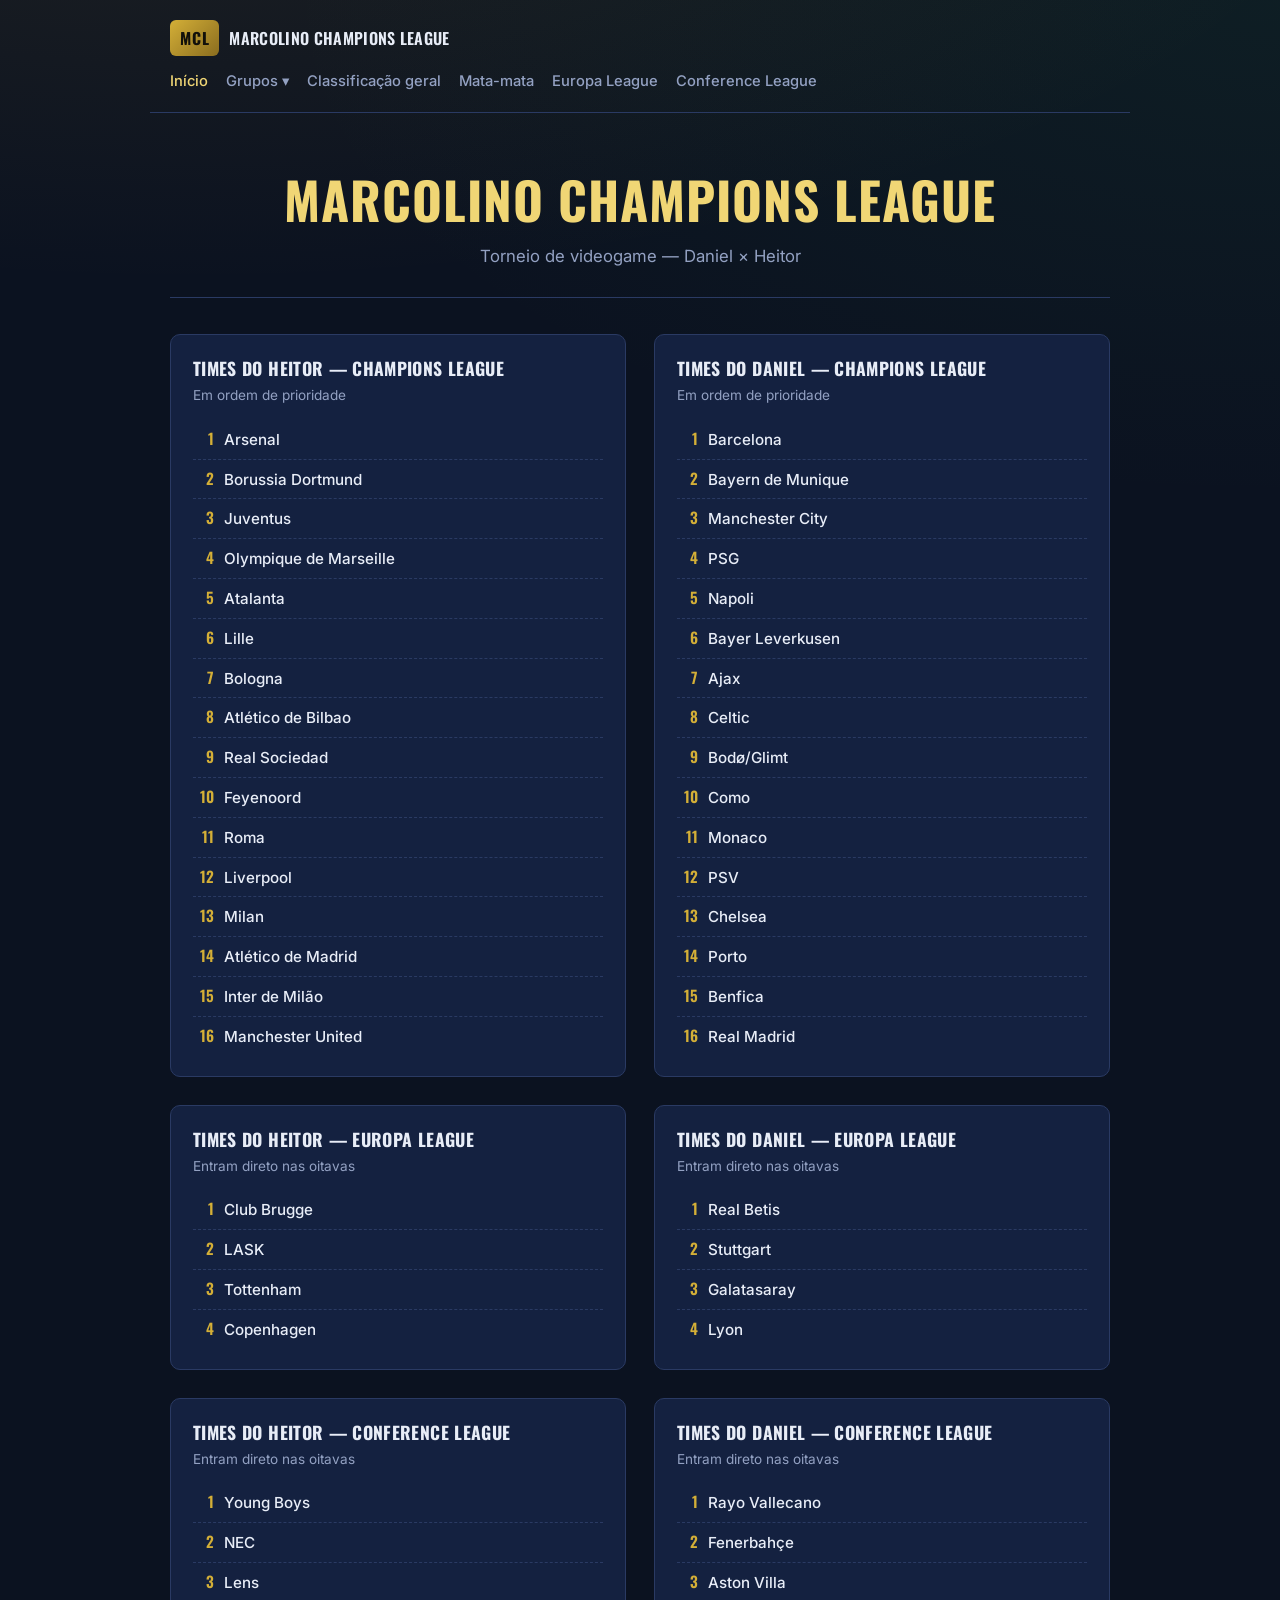
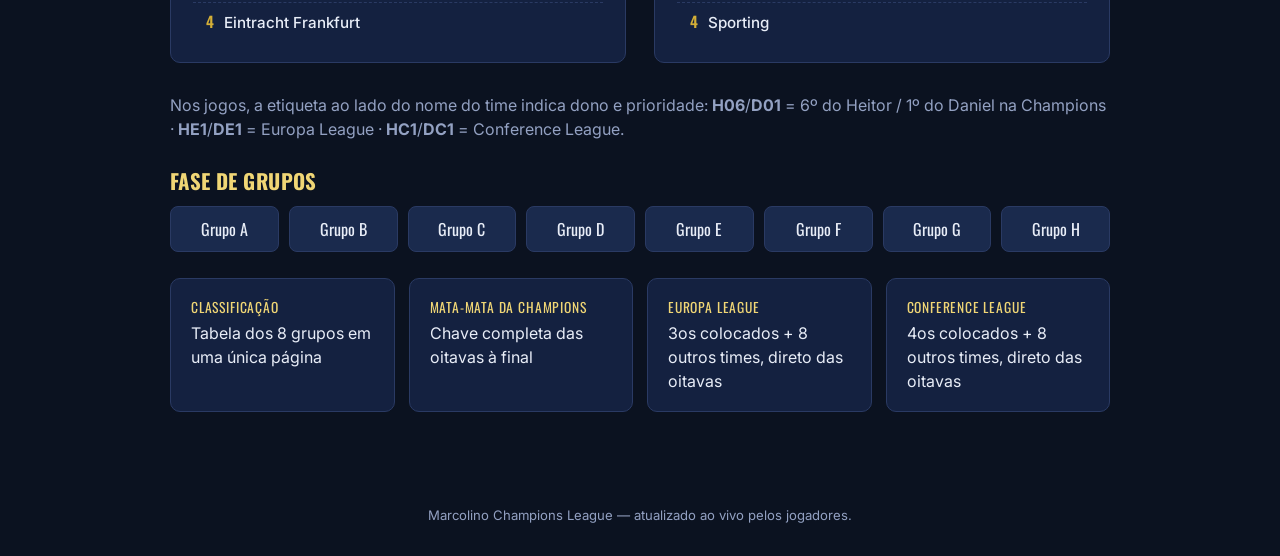
<file: index.html>
<!DOCTYPE html>
<html lang="pt-BR">
<head>
<meta charset="UTF-8">
<meta name="viewport" content="width=device-width, initial-scale=1.0">
<title>Marcolino Champions League</title>
<meta name="description" content="Tabela e resultados da Marcolino Champions League — torneio de videogame entre Daniel e Heitor.">
<link rel="preconnect" href="https://fonts.googleapis.com">
<link href="https://fonts.googleapis.com/css2?family=Oswald:wght@500;600;700&family=Inter:wght@400;500;600;700&display=swap" rel="stylesheet">
<link rel="stylesheet" href="css/style.css">
</head>
<body>
<div id="nav-slot"></div>

<div class="wrap">
  <section class="hero">
    <h1>Marcolino Champions League</h1>
    <p>Torneio de videogame — Daniel &times; Heitor</p>
  </section>

  <div id="roster-slot"></div>
  <p class="page-sub" style="margin-top:-10px;">Nos jogos, a etiqueta ao lado do nome do time indica dono e prioridade: <strong>H06</strong>/<strong>D01</strong> = 6º do Heitor / 1º do Daniel na Champions · <strong>HE1</strong>/<strong>DE1</strong> = Europa League · <strong>HC1</strong>/<strong>DC1</strong> = Conference League.</p>

  <h2 class="page-title" style="margin-top:0;font-size:1.3rem;">Fase de grupos</h2>
  <div class="groups-grid" id="groups-slot"></div>

  <div class="section-links" style="margin-top:26px;">
    <a class="section-link" href="classificacao.html">
      <span class="label">Classificação</span>
      Tabela dos 8 grupos em uma única página
    </a>
    <a class="section-link" href="mata-mata.html">
      <span class="label">Mata-mata da Champions</span>
      Chave completa das oitavas à final
    </a>
    <a class="section-link" href="europa.html">
      <span class="label">Europa League</span>
      3os colocados + 8 outros times, direto das oitavas
    </a>
    <a class="section-link" href="conference.html">
      <span class="label">Conference League</span>
      4os colocados + 8 outros times, direto das oitavas
    </a>
  </div>
</div>

<footer class="site-footer">Marcolino Champions League — atualizado ao vivo pelos jogadores.</footer>

<script src="js/data.js"></script>
<script src="js/fixtures.js"></script>
<script src="js/logic.js"></script>
<script src="js/config.js"></script>
<script src="js/api.js"></script>
<script src="js/ui.js"></script>
<script src="js/render-index.js"></script>
</body>
</html>
</file>
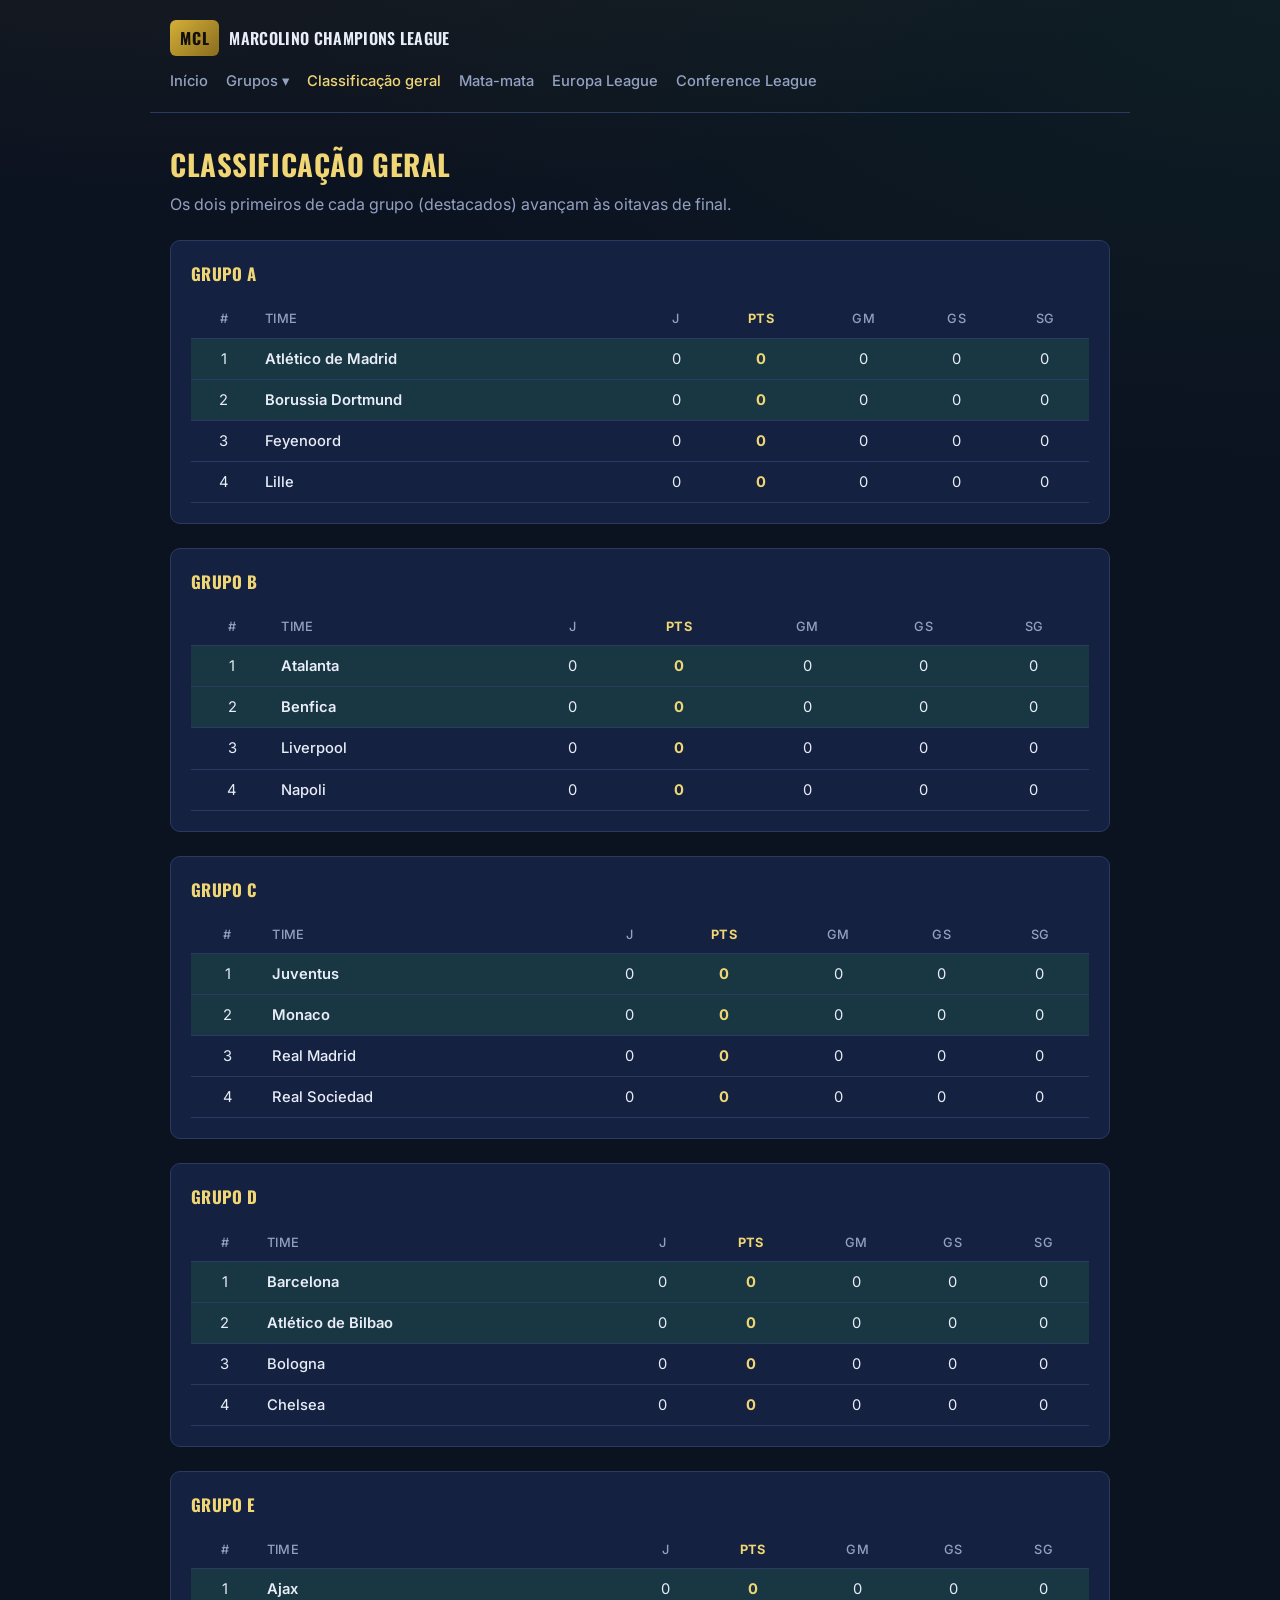
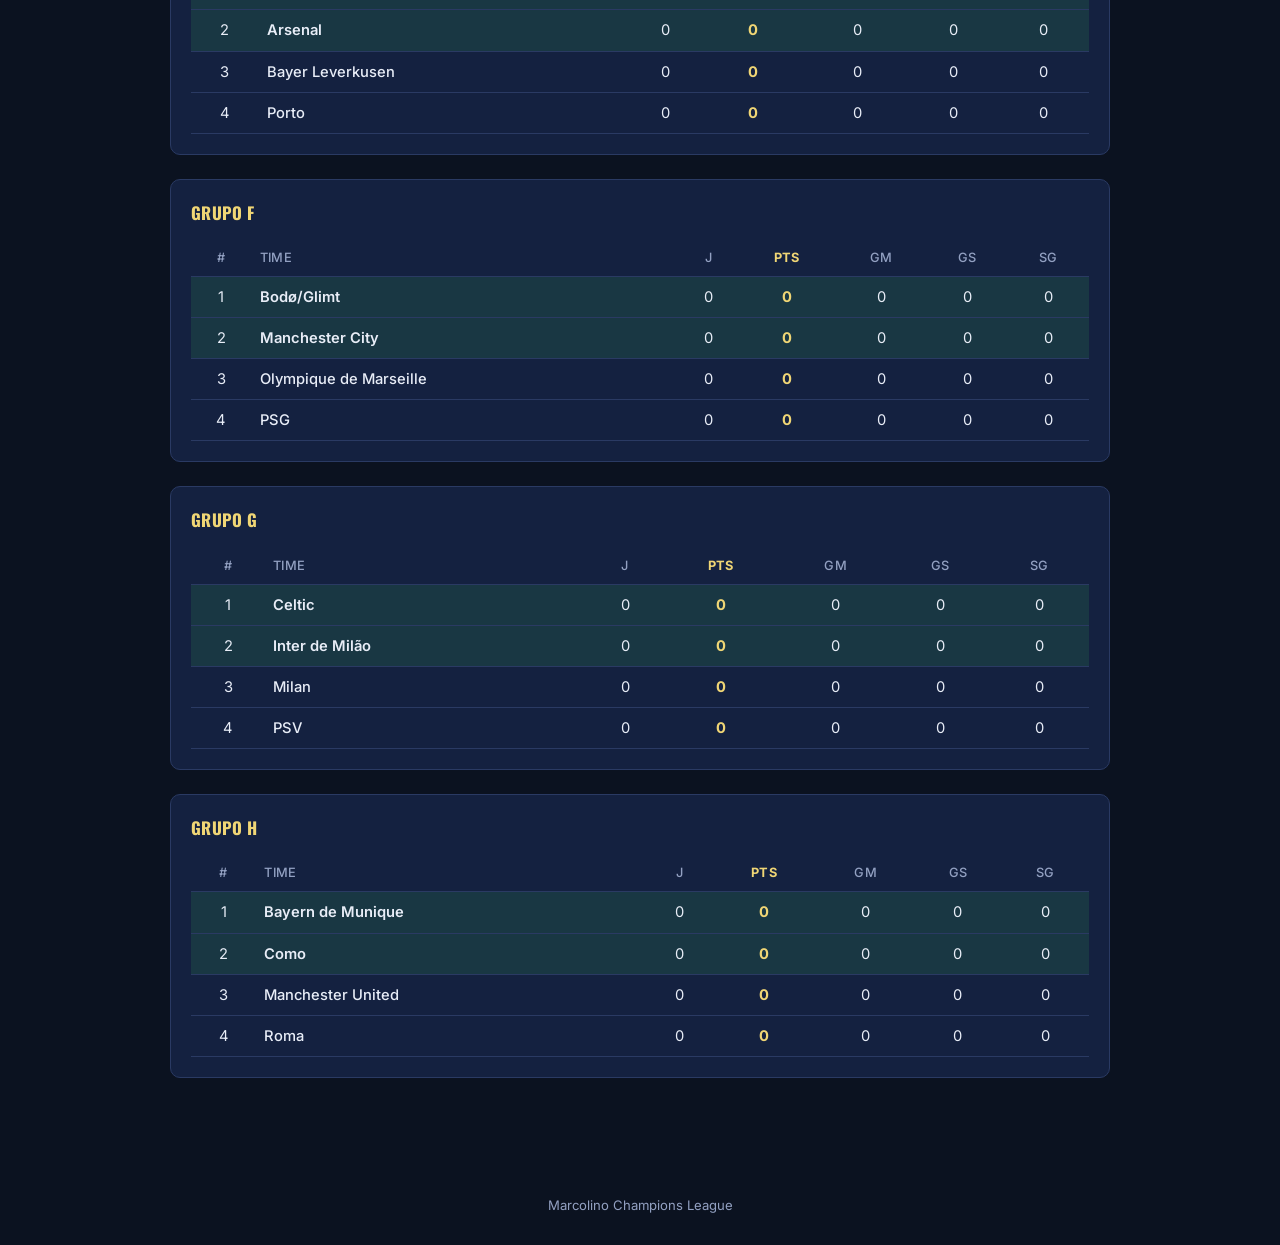
<file: classificacao.html>
<!DOCTYPE html>
<html lang="pt-BR">
<head>
<meta charset="UTF-8">
<meta name="viewport" content="width=device-width, initial-scale=1.0">
<title>Classificação geral — Marcolino Champions League</title>
<link rel="preconnect" href="https://fonts.googleapis.com">
<link href="https://fonts.googleapis.com/css2?family=Oswald:wght@500;600;700&family=Inter:wght@400;500;600;700&display=swap" rel="stylesheet">
<link rel="stylesheet" href="css/style.css">
</head>
<body>
<div id="nav-slot"></div>
<div class="wrap">
  <h1 class="page-title">Classificação geral</h1>
  <p class="page-sub">Os dois primeiros de cada grupo (destacados) avançam às oitavas de final.</p>
  <div id="all-standings-slot"></div>
</div>
<footer class="site-footer">Marcolino Champions League</footer>

<script src="js/data.js"></script>
<script src="js/fixtures.js"></script>
<script src="js/logic.js"></script>
<script src="js/config.js"></script>
<script src="js/api.js"></script>
<script src="js/ui.js"></script>
<script src="js/render-classificacao.js"></script>
</body>
</html>
</file>
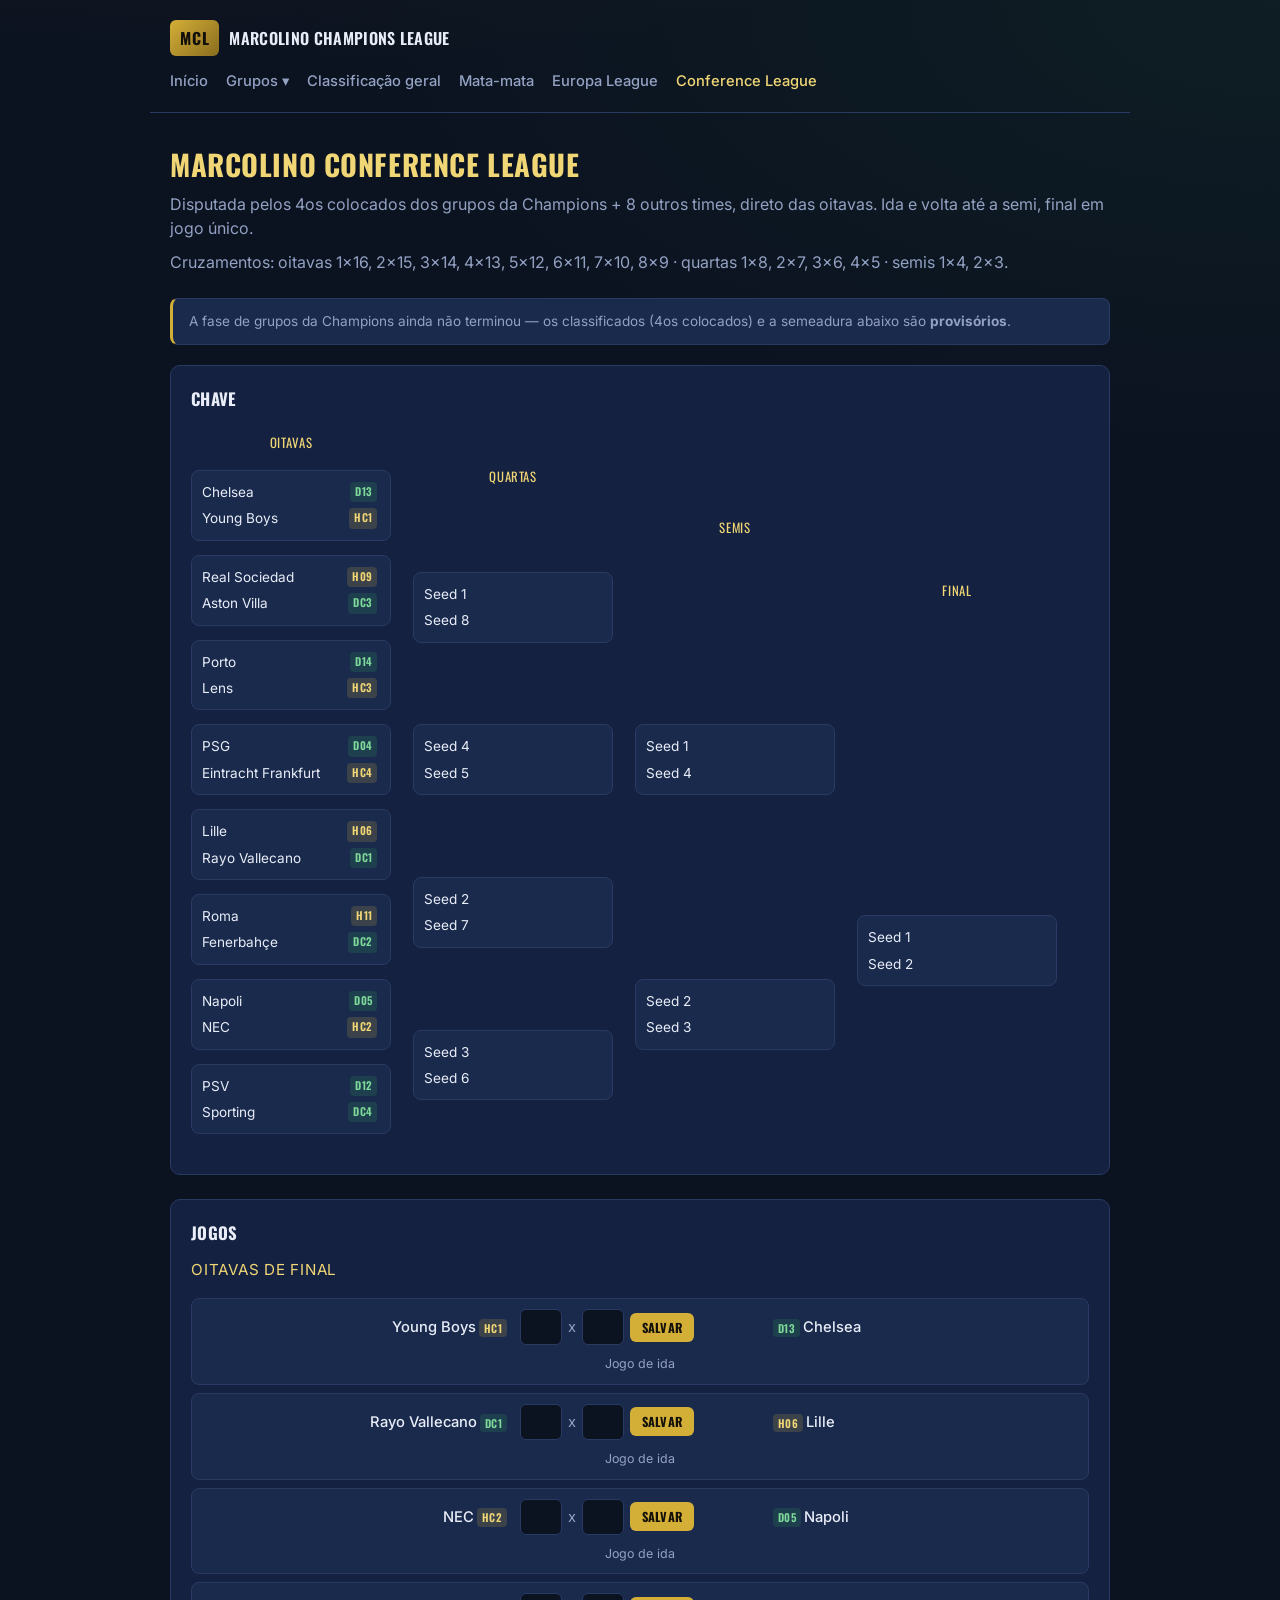
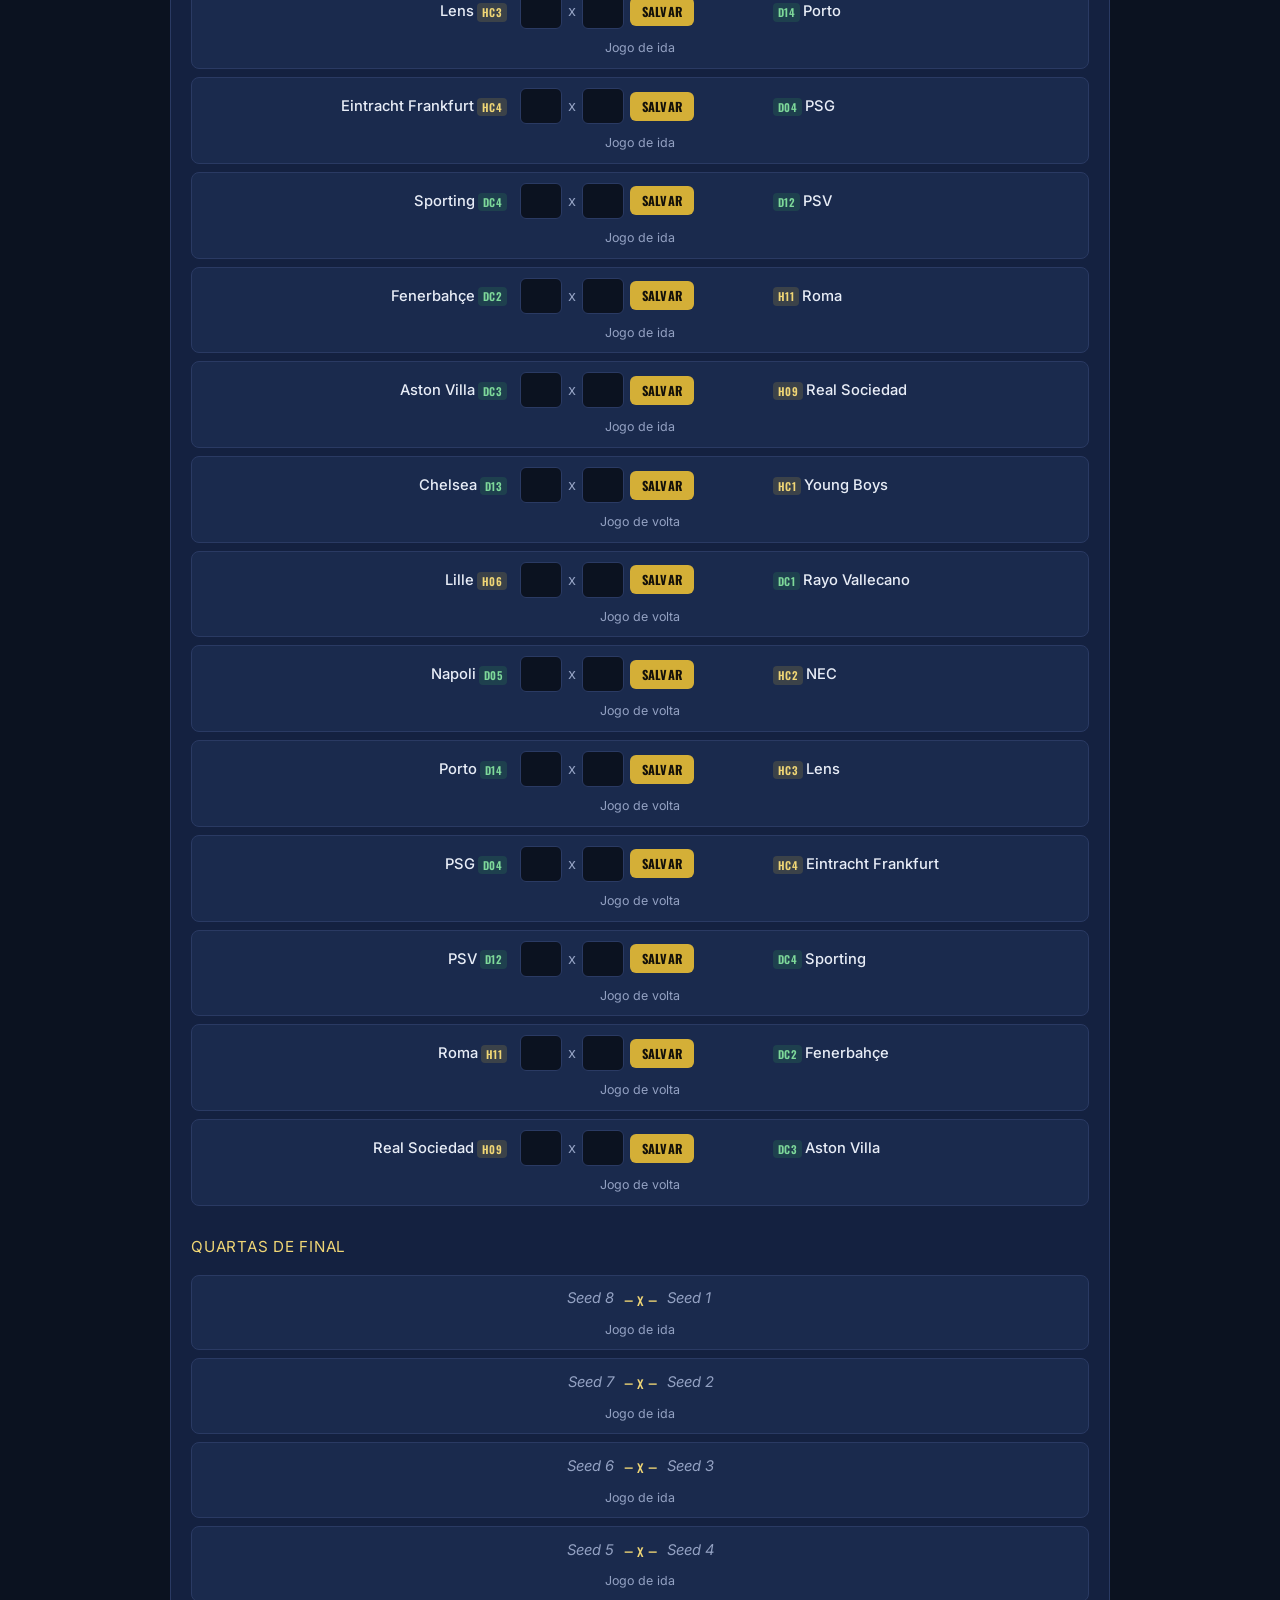
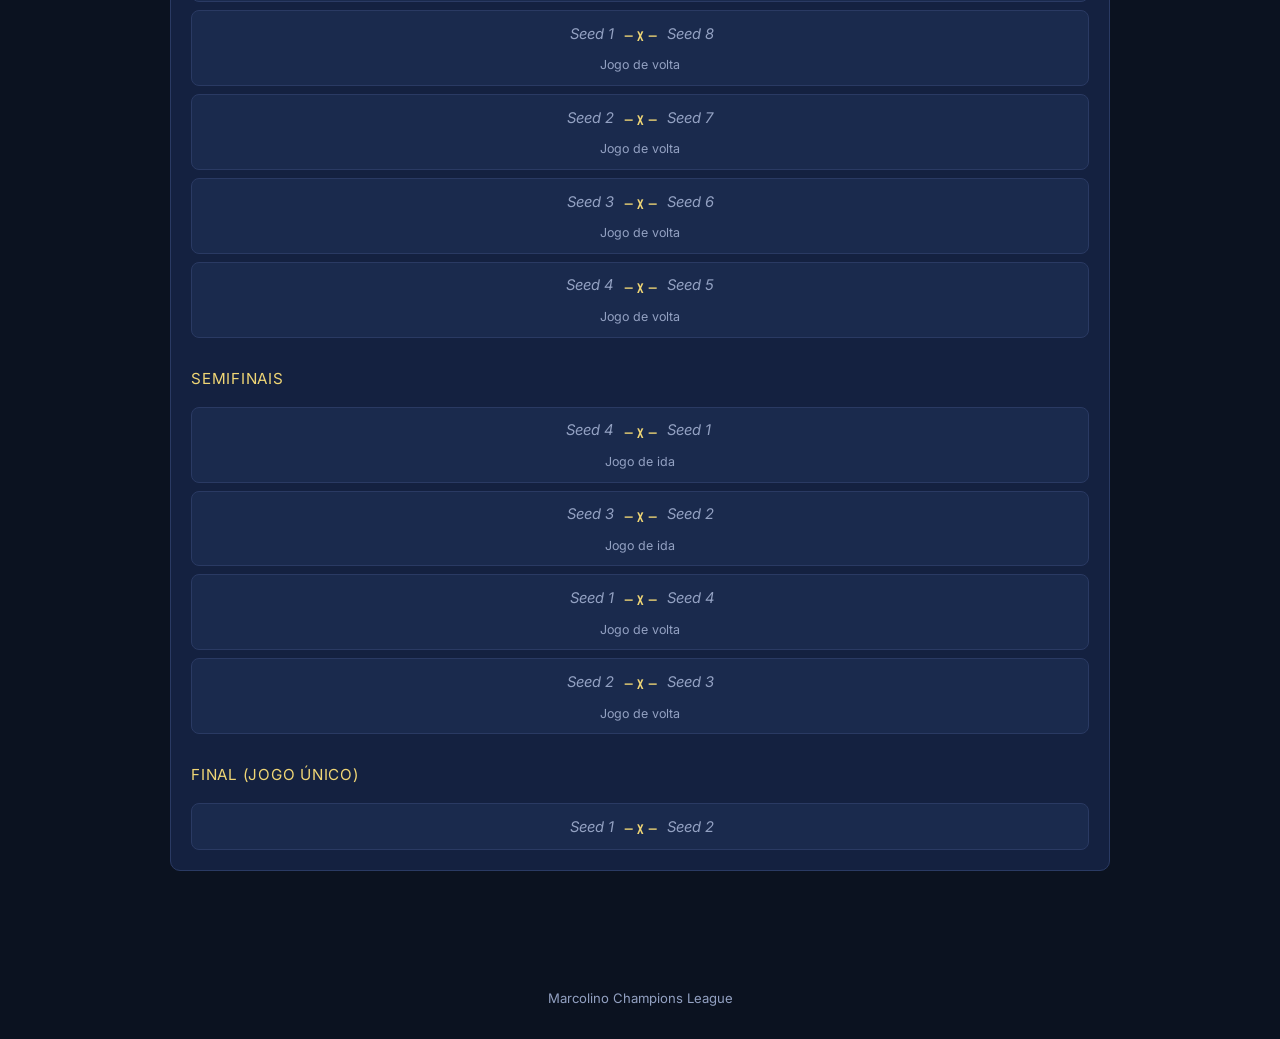
<file: conference.html>
<!DOCTYPE html>
<html lang="pt-BR">
<head>
<meta charset="UTF-8">
<meta name="viewport" content="width=device-width, initial-scale=1.0">
<title>Conference League — Marcolino Champions League</title>
<link rel="preconnect" href="https://fonts.googleapis.com">
<link href="https://fonts.googleapis.com/css2?family=Oswald:wght@500;600;700&family=Inter:wght@400;500;600;700&display=swap" rel="stylesheet">
<link rel="stylesheet" href="css/style.css">
</head>
<body>
<div id="nav-slot"></div>
<div class="wrap">
  <h1 class="page-title">Marcolino Conference League</h1>
  <p class="page-sub">Disputada pelos 4os colocados dos grupos da Champions + 8 outros times, direto das oitavas. Ida e volta até a semi, final em jogo único.</p>
  <p class="page-sub" style="margin-top:-14px;">Cruzamentos: oitavas 1x16, 2x15, 3x14, 4x13, 5x12, 6x11, 7x10, 8x9 · quartas 1x8, 2x7, 3x6, 4x5 · semis 1x4, 2x3.</p>
  <div id="status-slot"></div>

  <div class="panel">
    <h3>Chave</h3>
    <div id="bracket-slot" class="bracket"></div>
  </div>

  <div class="panel">
    <h3>Jogos</h3>
    <div id="matches-slot" class="match-list"></div>
  </div>
</div>
<footer class="site-footer">Marcolino Champions League</footer>

<script src="js/data.js"></script>
<script src="js/fixtures.js"></script>
<script src="js/logic.js"></script>
<script src="js/config.js"></script>
<script src="js/api.js"></script>
<script src="js/ui.js"></script>
<script src="js/knockout-common.js"></script>
<script src="js/render-conference.js"></script>
</body>
</html>
</file>
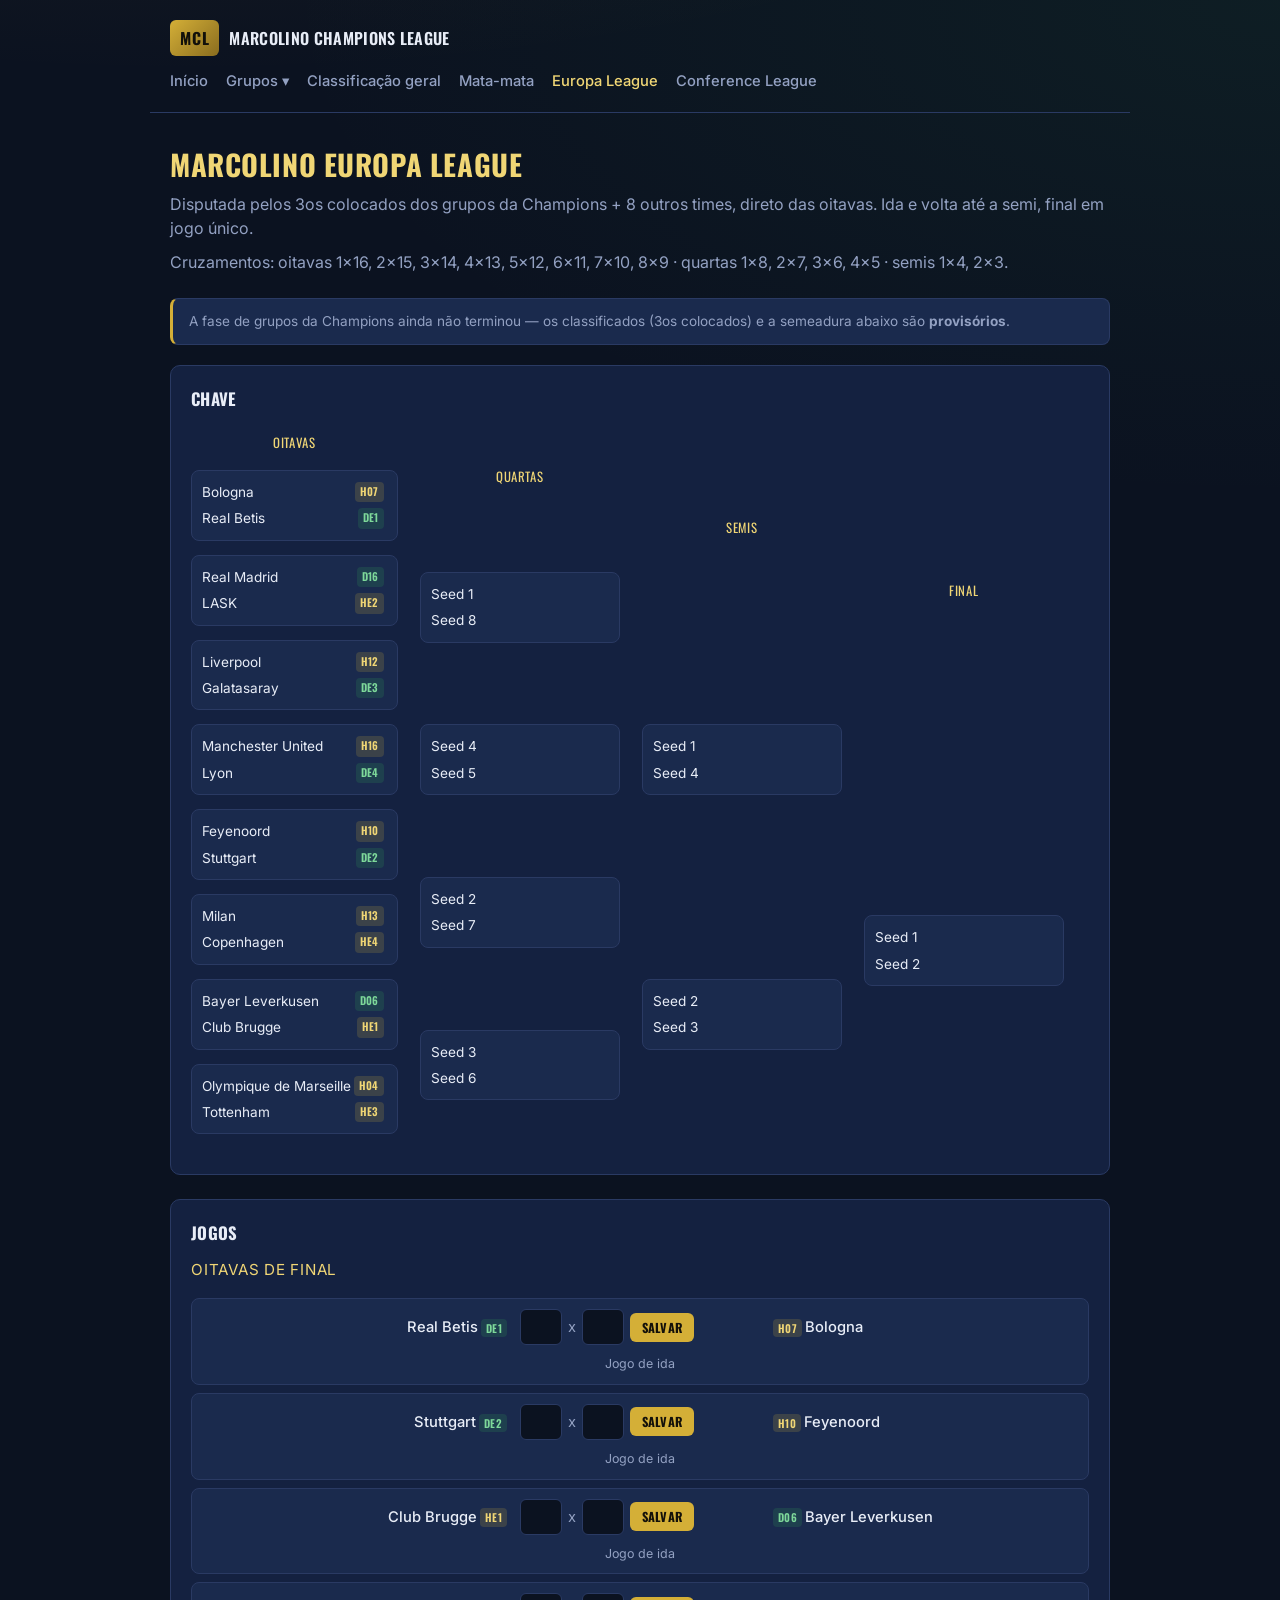
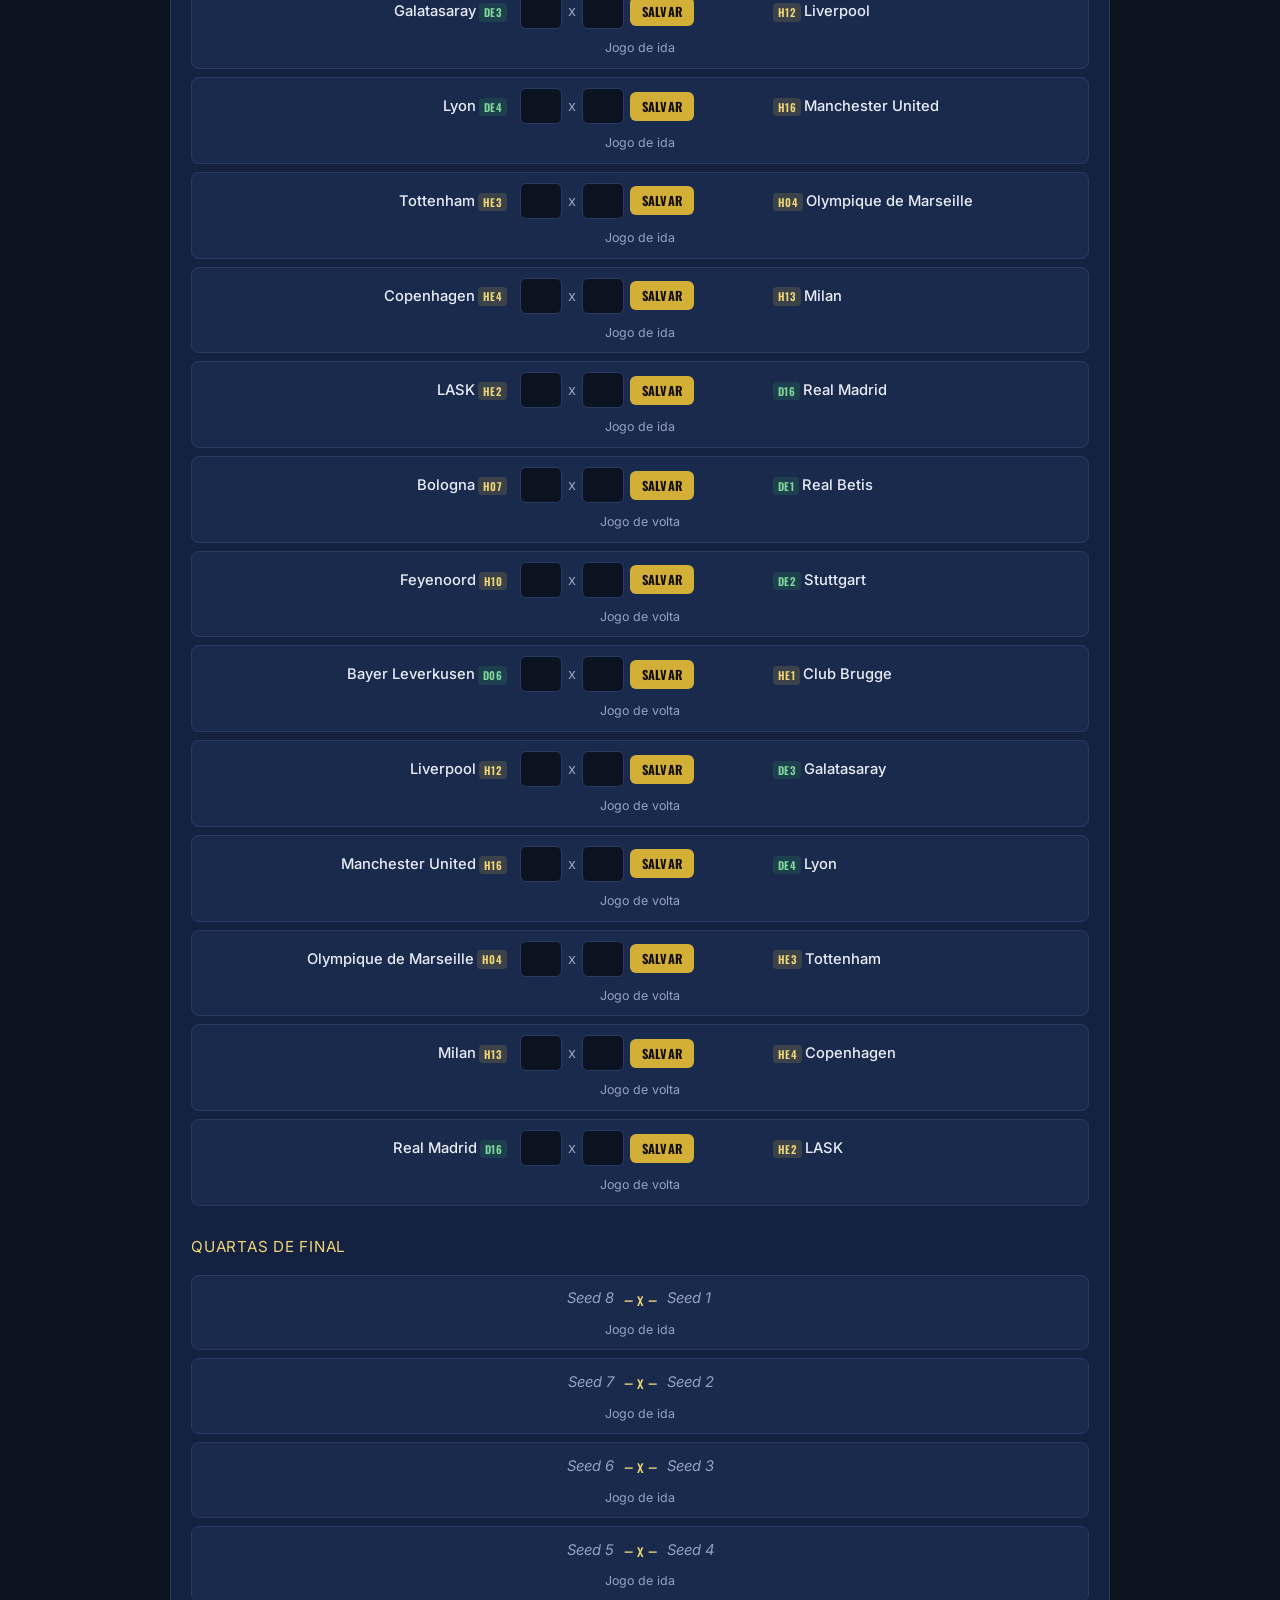
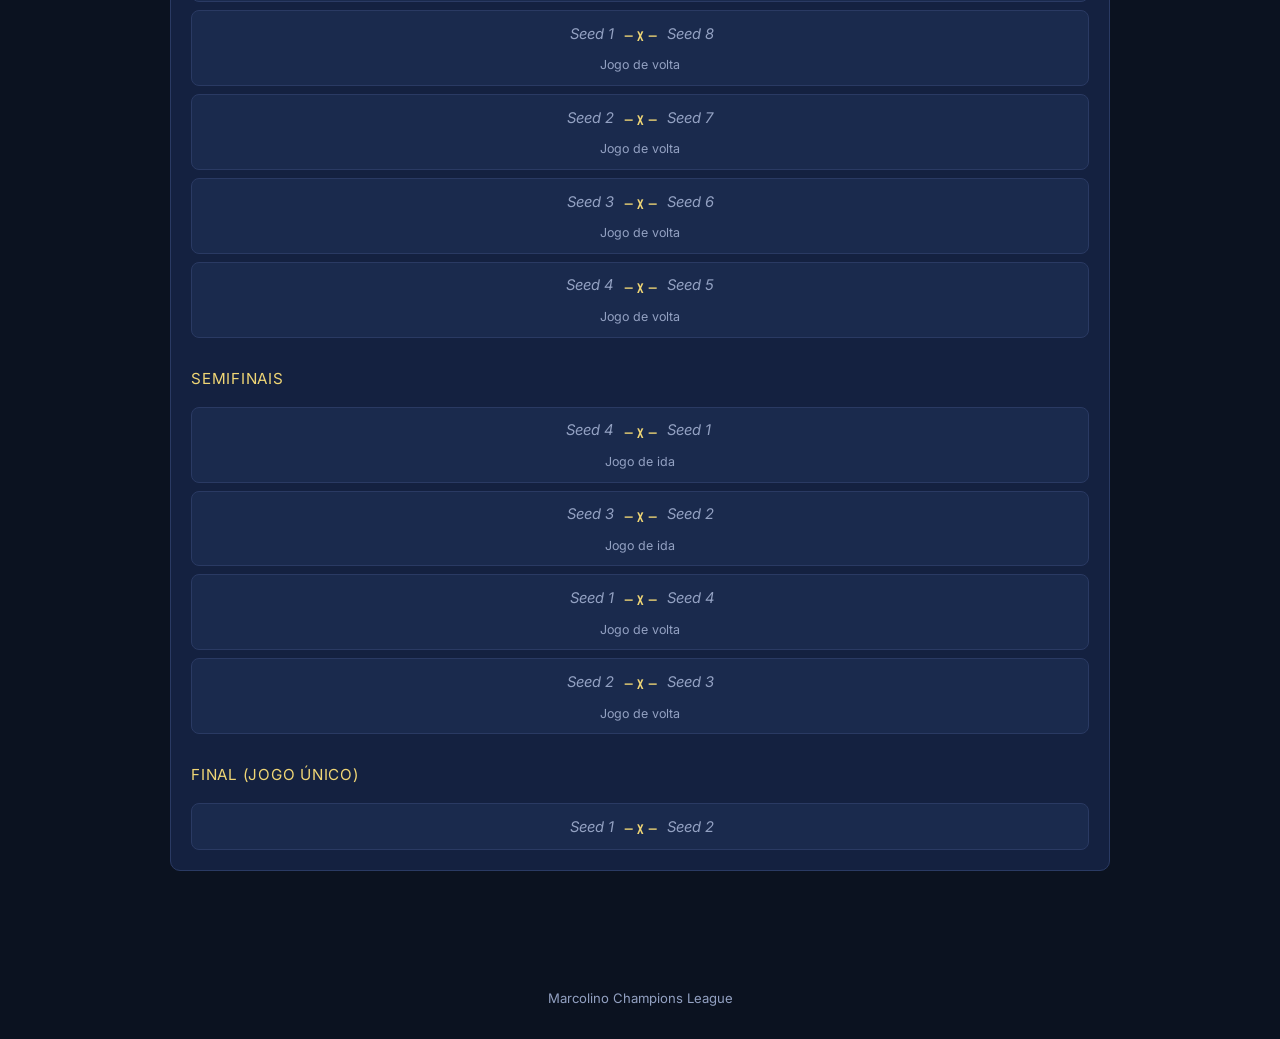
<file: europa.html>
<!DOCTYPE html>
<html lang="pt-BR">
<head>
<meta charset="UTF-8">
<meta name="viewport" content="width=device-width, initial-scale=1.0">
<title>Europa League — Marcolino Champions League</title>
<link rel="preconnect" href="https://fonts.googleapis.com">
<link href="https://fonts.googleapis.com/css2?family=Oswald:wght@500;600;700&family=Inter:wght@400;500;600;700&display=swap" rel="stylesheet">
<link rel="stylesheet" href="css/style.css">
</head>
<body>
<div id="nav-slot"></div>
<div class="wrap">
  <h1 class="page-title">Marcolino Europa League</h1>
  <p class="page-sub">Disputada pelos 3os colocados dos grupos da Champions + 8 outros times, direto das oitavas. Ida e volta até a semi, final em jogo único.</p>
  <p class="page-sub" style="margin-top:-14px;">Cruzamentos: oitavas 1x16, 2x15, 3x14, 4x13, 5x12, 6x11, 7x10, 8x9 · quartas 1x8, 2x7, 3x6, 4x5 · semis 1x4, 2x3.</p>
  <div id="status-slot"></div>

  <div class="panel">
    <h3>Chave</h3>
    <div id="bracket-slot" class="bracket"></div>
  </div>

  <div class="panel">
    <h3>Jogos</h3>
    <div id="matches-slot" class="match-list"></div>
  </div>
</div>
<footer class="site-footer">Marcolino Champions League</footer>

<script src="js/data.js"></script>
<script src="js/fixtures.js"></script>
<script src="js/logic.js"></script>
<script src="js/config.js"></script>
<script src="js/api.js"></script>
<script src="js/ui.js"></script>
<script src="js/knockout-common.js"></script>
<script src="js/render-europa.js"></script>
</body>
</html>
</file>
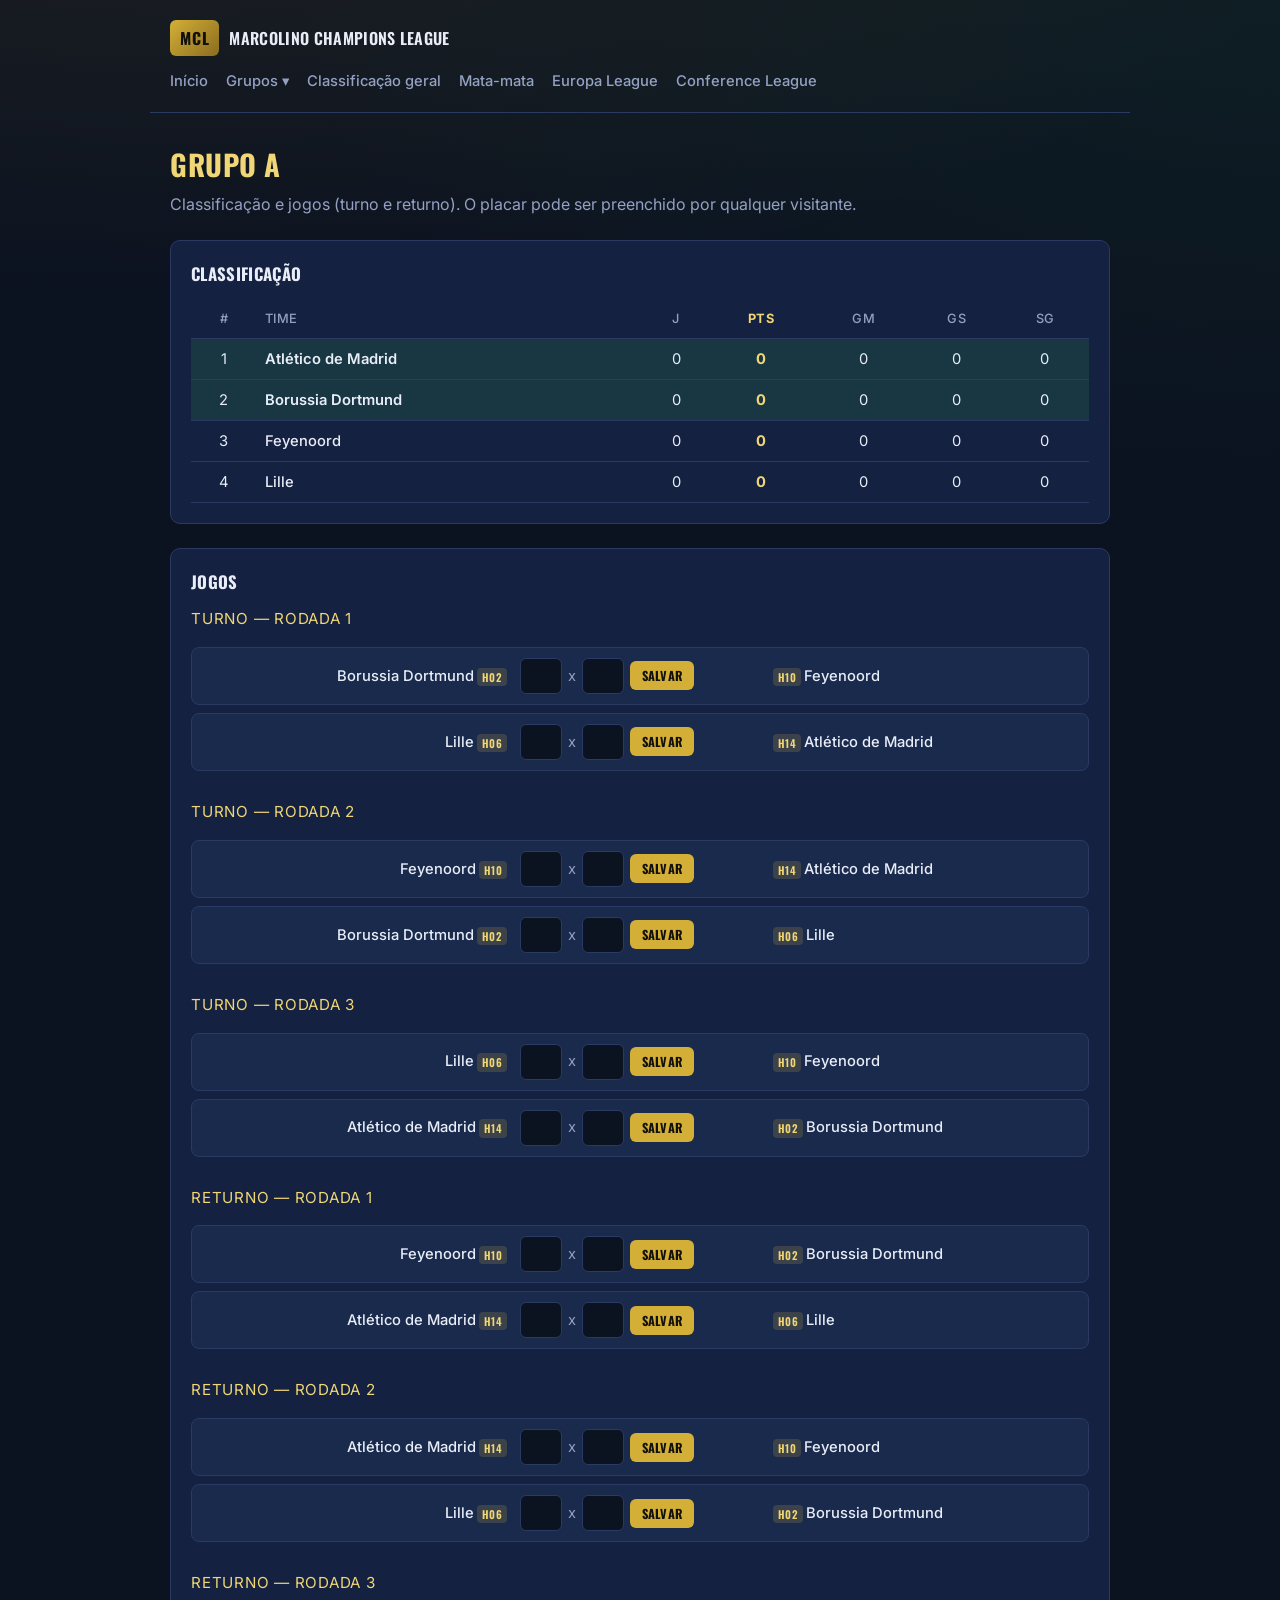
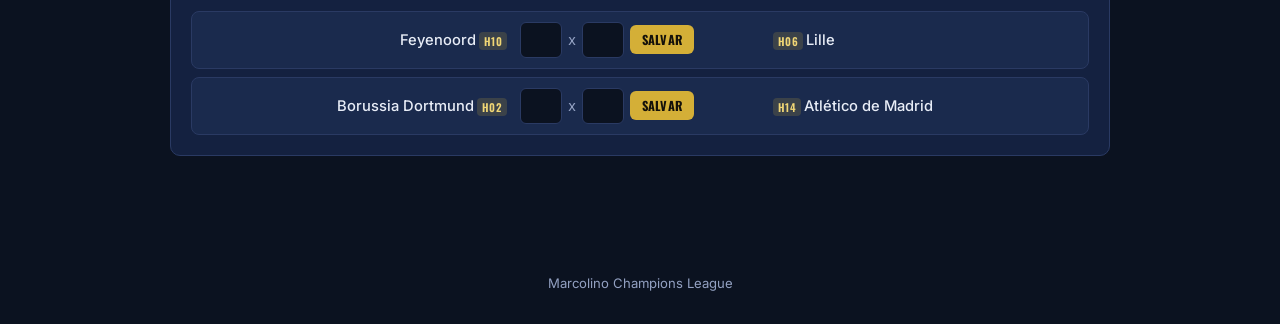
<file: grupo.html>
<!DOCTYPE html>
<html lang="pt-BR">
<head>
<meta charset="UTF-8">
<meta name="viewport" content="width=device-width, initial-scale=1.0">
<title>Grupo — Marcolino Champions League</title>
<link rel="preconnect" href="https://fonts.googleapis.com">
<link href="https://fonts.googleapis.com/css2?family=Oswald:wght@500;600;700&family=Inter:wght@400;500;600;700&display=swap" rel="stylesheet">
<link rel="stylesheet" href="css/style.css">
</head>
<body>
<div id="nav-slot"></div>
<div class="wrap">
  <h1 class="page-title" id="group-title">Grupo</h1>
  <p class="page-sub">Classificação e jogos (turno e returno). O placar pode ser preenchido por qualquer visitante.</p>

  <div class="panel">
    <h3>Classificação</h3>
    <div id="standings-slot"></div>
  </div>

  <div class="panel">
    <h3>Jogos</h3>
    <div id="matches-slot" class="match-list"></div>
  </div>
</div>
<footer class="site-footer">Marcolino Champions League</footer>

<script src="js/data.js"></script>
<script src="js/fixtures.js"></script>
<script src="js/logic.js"></script>
<script src="js/config.js"></script>
<script src="js/api.js"></script>
<script src="js/ui.js"></script>
<script src="js/render-grupo.js"></script>
</body>
</html>
</file>
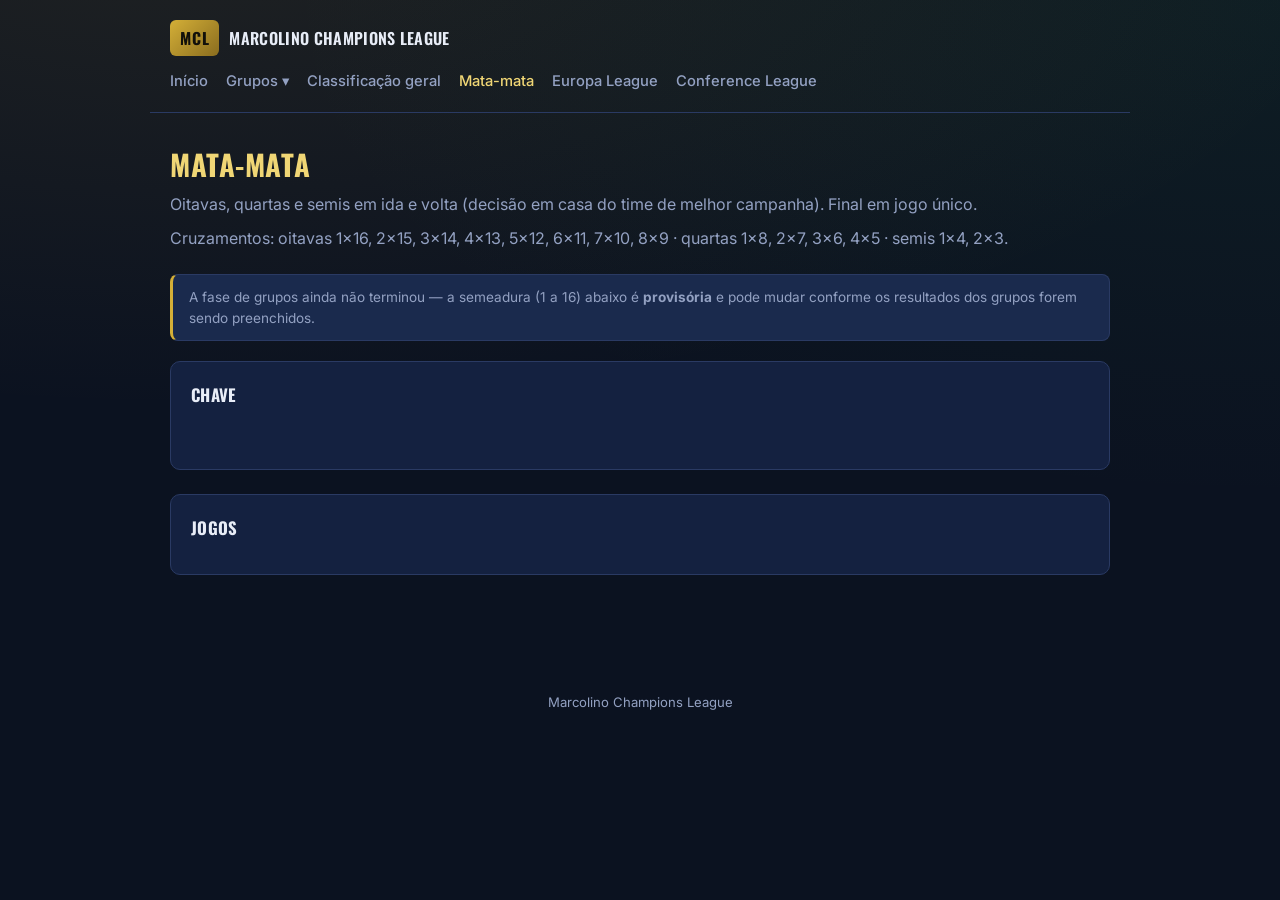
<file: mata-mata.html>
<!DOCTYPE html>
<html lang="pt-BR">
<head>
<meta charset="UTF-8">
<meta name="viewport" content="width=device-width, initial-scale=1.0">
<title>Mata-mata — Marcolino Champions League</title>
<link rel="preconnect" href="https://fonts.googleapis.com">
<link href="https://fonts.googleapis.com/css2?family=Oswald:wght@500;600;700&family=Inter:wght@400;500;600;700&display=swap" rel="stylesheet">
<link rel="stylesheet" href="css/style.css">
</head>
<body>
<div id="nav-slot"></div>
<div class="wrap">
  <h1 class="page-title">Mata-mata</h1>
  <p class="page-sub">Oitavas, quartas e semis em ida e volta (decisão em casa do time de melhor campanha). Final em jogo único.</p>
  <p class="page-sub" style="margin-top:-14px;">Cruzamentos: oitavas 1x16, 2x15, 3x14, 4x13, 5x12, 6x11, 7x10, 8x9 · quartas 1x8, 2x7, 3x6, 4x5 · semis 1x4, 2x3.</p>
  <div id="status-slot"></div>

  <div class="panel">
    <h3>Chave</h3>
    <div id="bracket-slot" class="bracket"></div>
  </div>

  <div class="panel">
    <h3>Jogos</h3>
    <div id="matches-slot" class="match-list"></div>
  </div>
</div>
<footer class="site-footer">Marcolino Champions League</footer>

<script src="js/data.js"></script>
<script src="js/fixtures.js"></script>
<script src="js/logic.js"></script>
<script src="js/config.js"></script>
<script src="js/api.js"></script>
<script src="js/ui.js"></script>
<script src="js/render-mata-mata.js"></script>
</body>
</html>
</file>
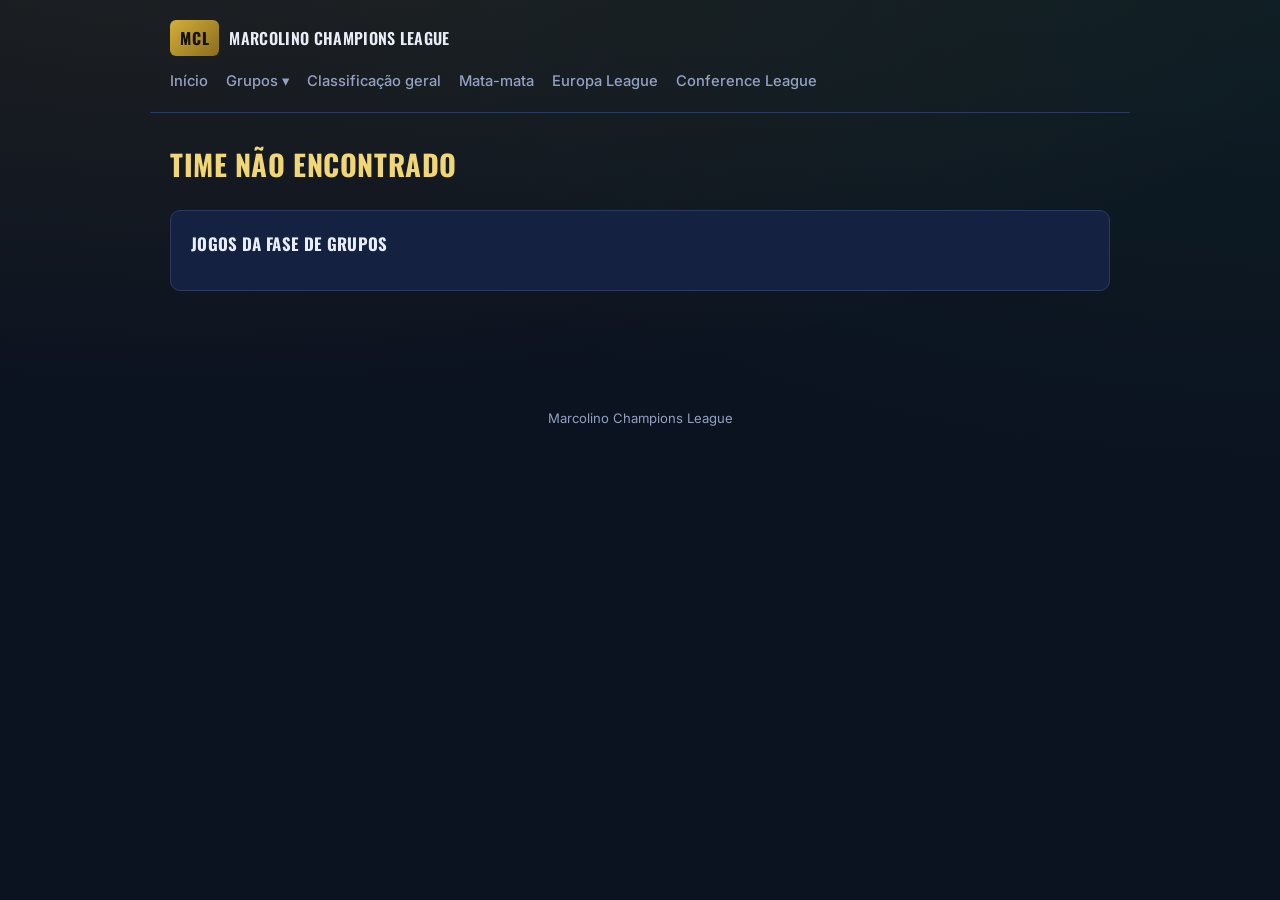
<file: time.html>
<!DOCTYPE html>
<html lang="pt-BR">
<head>
<meta charset="UTF-8">
<meta name="viewport" content="width=device-width, initial-scale=1.0">
<title>Time — Marcolino Champions League</title>
<link rel="preconnect" href="https://fonts.googleapis.com">
<link href="https://fonts.googleapis.com/css2?family=Oswald:wght@500;600;700&family=Inter:wght@400;500;600;700&display=swap" rel="stylesheet">
<link rel="stylesheet" href="css/style.css">
</head>
<body>
<div id="nav-slot"></div>
<div class="wrap">
  <h1 class="page-title" id="team-title">Time</h1>
  <p class="page-sub" id="team-sub"></p>

  <div class="panel" id="group-panel">
    <h3>Jogos da fase de grupos</h3>
    <div id="group-matches-slot" class="match-list"></div>
  </div>

  <div class="panel" id="ko-champions-panel" style="display:none;">
    <h3>Jogos do mata-mata — Champions League</h3>
    <div id="ko-champions-slot" class="match-list"></div>
  </div>

  <div class="panel" id="ko-europa-panel" style="display:none;">
    <h3>Jogos do mata-mata — Europa League</h3>
    <div id="ko-europa-slot" class="match-list"></div>
  </div>

  <div class="panel" id="ko-conference-panel" style="display:none;">
    <h3>Jogos do mata-mata — Conference League</h3>
    <div id="ko-conference-slot" class="match-list"></div>
  </div>
</div>
<footer class="site-footer">Marcolino Champions League</footer>

<script src="js/data.js"></script>
<script src="js/fixtures.js"></script>
<script src="js/logic.js"></script>
<script src="js/config.js"></script>
<script src="js/api.js"></script>
<script src="js/ui.js"></script>
<script src="js/knockout-common.js"></script>
<script src="js/render-time.js"></script>
</body>
</html>
</file>
<file: css/style.css>
:root {
  --bg: #0b1220;
  --bg-alt: #101a30;
  --surface: #142140;
  --surface-2: #1a2a4d;
  --line: #2a3a63;
  --text: #e8edf7;
  --muted: #93a1c2;
  --gold: #d4af37;
  --gold-soft: #f0d675;
  --pitch: #34a853;
  --pitch-soft: rgba(52, 168, 83, 0.16);
  --danger: #e2685c;
  --radius: 10px;
}

* { box-sizing: border-box; }

html { scroll-behavior: smooth; }

body {
  margin: 0;
  background:
    radial-gradient(1200px 500px at 15% -10%, rgba(212, 175, 55, 0.10), transparent),
    radial-gradient(1000px 500px at 100% 0%, rgba(52, 168, 83, 0.08), transparent),
    var(--bg);
  color: var(--text);
  font-family: 'Inter', system-ui, -apple-system, sans-serif;
  line-height: 1.5;
  min-height: 100vh;
}

h1, h2, h3, .brand-name, .btn-save {
  font-family: 'Oswald', 'Inter', sans-serif;
  text-transform: uppercase;
  letter-spacing: 0.02em;
}

a { color: var(--gold-soft); text-decoration: none; }
a:hover { text-decoration: underline; }

.wrap { max-width: 980px; margin: 0 auto; padding: 0 20px 64px; }

/* ---------- header / nav ---------- */

.site-header {
  display: flex;
  align-items: center;
  justify-content: space-between;
  flex-wrap: wrap;
  gap: 14px;
  padding: 20px;
  max-width: 980px;
  margin: 0 auto;
  border-bottom: 1px solid var(--line);
}

.brand { display: flex; align-items: center; gap: 10px; }
.brand-mark {
  font-family: 'Oswald', sans-serif;
  font-weight: 700;
  background: linear-gradient(135deg, var(--gold), #8a6d1f);
  color: #12100a;
  padding: 6px 10px;
  border-radius: 6px;
  letter-spacing: 0.05em;
}
.brand-name { font-size: 1rem; font-weight: 600; color: var(--text); }
.brand:hover { text-decoration: none; }

.site-nav { display: flex; align-items: center; gap: 18px; flex-wrap: wrap; font-size: 0.92rem; }
.site-nav a { color: var(--muted); font-weight: 500; }
.site-nav a.is-active, .site-nav a:hover { color: var(--gold-soft); }

.nav-groups { position: relative; }
.nav-groups-label { color: var(--muted); cursor: default; font-weight: 500; }
.nav-groups-menu {
  position: absolute; top: 100%; left: 0;
  display: none; grid-template-columns: repeat(4, auto); gap: 4px 14px;
  background: var(--surface); border: 1px solid var(--line); border-radius: var(--radius);
  padding: 12px 16px; z-index: 20; white-space: nowrap;
}
.nav-groups:hover .nav-groups-menu { display: grid; }
.nav-groups-menu a { color: var(--text); font-size: 0.9rem; }

/* ---------- hero / index ---------- */

.hero {
  padding: 48px 0 28px;
  text-align: center;
  border-bottom: 1px solid var(--line);
  margin-bottom: 36px;
}
.hero h1 {
  font-size: clamp(2rem, 5vw, 3.2rem);
  margin: 0 0 6px;
  color: var(--gold-soft);
}
.hero p { color: var(--muted); margin: 0; font-size: 1.05rem; }

.roster-grid {
  display: grid;
  grid-template-columns: 1fr 1fr;
  gap: 28px;
  margin-bottom: 40px;
}
@media (max-width: 640px) { .roster-grid { grid-template-columns: 1fr; } }

.roster-card {
  background: var(--surface);
  border: 1px solid var(--line);
  border-radius: var(--radius);
  padding: 20px 22px;
}
.roster-card h2 {
  margin: 0 0 4px;
  font-size: 1.1rem;
  color: var(--text);
}
.roster-card .roster-sub { color: var(--muted); font-size: 0.85rem; margin: 0 0 14px; }
.roster-list { list-style: none; margin: 0; padding: 0; counter-reset: roster; }
.roster-list li {
  counter-increment: roster;
  display: flex; align-items: baseline; gap: 10px;
  padding: 7px 0; border-bottom: 1px dashed var(--line);
  font-size: 0.95rem;
}
.roster-list li:last-child { border-bottom: none; }
.roster-list li::before {
  content: counter(roster);
  color: var(--gold);
  font-family: 'Oswald', sans-serif;
  font-weight: 600;
  min-width: 1.4em;
  text-align: right;
}

.section-links { display: grid; grid-template-columns: repeat(auto-fit, minmax(200px, 1fr)); gap: 14px; }
.section-link {
  display: block;
  background: var(--surface);
  border: 1px solid var(--line);
  border-radius: var(--radius);
  padding: 18px 20px;
  color: var(--text);
}
.section-link:hover { border-color: var(--gold); text-decoration: none; }
.section-link .label { display: block; font-family: 'Oswald', sans-serif; text-transform: uppercase; color: var(--gold-soft); font-size: 0.85rem; letter-spacing: 0.06em; margin-bottom: 4px; }

.groups-grid { display: grid; grid-template-columns: repeat(auto-fit, minmax(90px, 1fr)); gap: 10px; margin-top: 10px; }
.group-chip {
  text-align: center;
  background: var(--surface-2);
  border: 1px solid var(--line);
  border-radius: 8px;
  padding: 10px;
  font-family: 'Oswald', sans-serif;
  color: var(--text);
}
.group-chip:hover { border-color: var(--gold); text-decoration: none; }

/* ---------- generic page bits ---------- */

.page-title { font-size: 1.8rem; margin: 30px 0 6px; color: var(--gold-soft); }
.page-sub { color: var(--muted); margin: 0 0 24px; }

.panel { background: var(--surface); border: 1px solid var(--line); border-radius: var(--radius); padding: 20px; margin-bottom: 24px; }
.panel h3 { margin: 0 0 14px; font-size: 1.05rem; color: var(--text); }

/* ---------- standings table ---------- */

.standings-table { width: 100%; border-collapse: collapse; font-size: 0.92rem; }
.standings-table th, .standings-table td { padding: 9px 8px; text-align: center; border-bottom: 1px solid var(--line); }
.standings-table th { color: var(--muted); font-weight: 500; font-size: 0.8rem; text-transform: uppercase; letter-spacing: 0.03em; }
.standings-table .col-team { text-align: left; }
.standings-table .col-pts { font-weight: 700; color: var(--gold-soft); }
.standings-table tr.is-qualified { background: var(--pitch-soft); }
.standings-table tr.is-qualified .col-team a { color: var(--text); font-weight: 600; }

/* ---------- match rows ---------- */

.match-list { display: flex; flex-direction: column; gap: 8px; }
.round-heading { margin: 22px 0 8px; font-size: 0.95rem; color: var(--gold-soft); text-transform: uppercase; letter-spacing: 0.05em; }
.round-heading:first-child { margin-top: 0; }

.match-row {
  display: grid;
  grid-template-columns: 1fr auto 1fr;
  align-items: center;
  gap: 10px;
  background: var(--surface-2);
  border: 1px solid var(--line);
  border-radius: 8px;
  padding: 10px 14px;
  font-size: 0.92rem;
}
.match-row--pens { grid-template-columns: 1fr auto 1fr; opacity: 0.92; }
.match-team { min-width: 0; }
.match-home { text-align: right; }
.match-away { text-align: left; }
.match-score { display: flex; align-items: center; gap: 6px; justify-content: center; flex-wrap: wrap; }
.match-note { grid-column: 1 / -1; text-align: center; font-size: 0.78rem; color: var(--muted); }

.score-input {
  width: 42px;
  text-align: center;
  background: var(--bg);
  border: 1px solid var(--line);
  color: var(--text);
  border-radius: 6px;
  padding: 5px 4px;
  font-family: 'Oswald', sans-serif;
  font-size: 1rem;
}
.score-sep { color: var(--muted); }
.score-fixed { font-family: 'Oswald', sans-serif; font-size: 1.05rem; color: var(--gold-soft); }

.btn-save {
  background: var(--gold);
  color: #14110a;
  border: none;
  border-radius: 6px;
  padding: 5px 12px;
  font-size: 0.78rem;
  font-weight: 700;
  cursor: pointer;
}
.btn-save:hover { background: var(--gold-soft); }
.btn-save:disabled { opacity: 0.6; cursor: default; }

.save-status { font-size: 0.75rem; color: var(--muted); min-width: 60px; }
.save-status--ok { color: var(--pitch); }
.save-status--error { color: var(--danger); }

.tbd { color: var(--muted); font-style: italic; }
.team-link { color: var(--text); font-weight: 500; }
.team-link:hover { color: var(--gold-soft); }

.team-tag {
  display: inline-block;
  font-family: 'Oswald', sans-serif;
  font-size: 0.68rem;
  font-weight: 600;
  letter-spacing: 0.02em;
  padding: 1px 5px;
  border-radius: 4px;
  margin: 0 3px;
  vertical-align: middle;
}
.team-tag--h { background: rgba(212, 175, 55, 0.18); color: var(--gold-soft); }
.team-tag--d { background: rgba(52, 168, 83, 0.18); color: #7ed99a; }

/* ---------- bracket ---------- */

.bracket { display: flex; gap: 22px; overflow-x: auto; padding: 8px 0 20px; }
.bracket-round { display: flex; flex-direction: column; justify-content: space-around; min-width: 200px; gap: 14px; }
.bracket-round-title { text-align: center; font-family: 'Oswald', sans-serif; color: var(--gold-soft); font-size: 0.8rem; text-transform: uppercase; letter-spacing: 0.05em; margin-bottom: 4px; }
.bracket-tie {
  background: var(--surface-2);
  border: 1px solid var(--line);
  border-radius: 8px;
  padding: 8px 10px;
  font-size: 0.85rem;
}
.bracket-team { display: flex; justify-content: space-between; padding: 3px 0; }
.bracket-team.is-winner { color: var(--gold-soft); font-weight: 700; }
.bracket-team .agg { color: var(--muted); font-family: 'Oswald', sans-serif; }

/* ---------- footer ---------- */

.site-footer { text-align: center; color: var(--muted); font-size: 0.82rem; padding: 30px 20px; }

.notice { background: var(--surface-2); border: 1px solid var(--line); border-left: 3px solid var(--gold); border-radius: 8px; padding: 12px 16px; font-size: 0.85rem; color: var(--muted); margin-bottom: 20px; }
</file>
